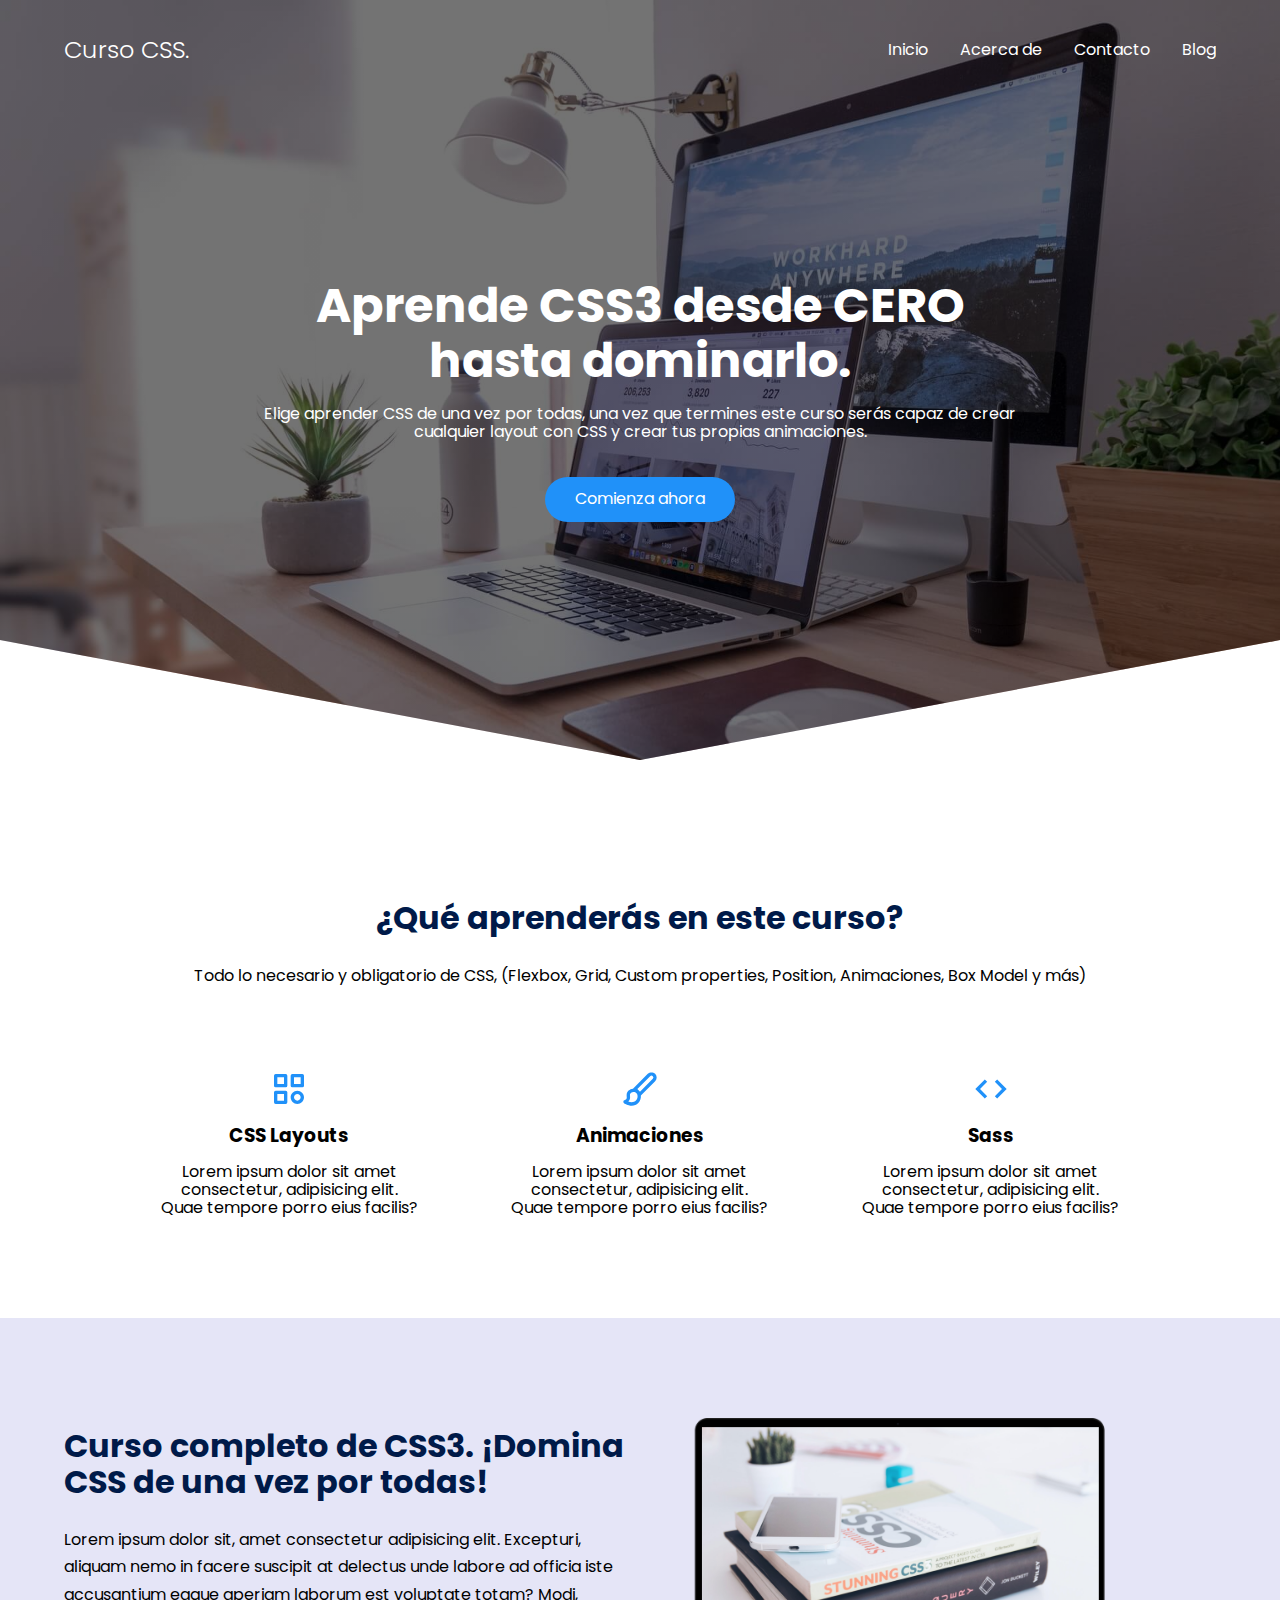
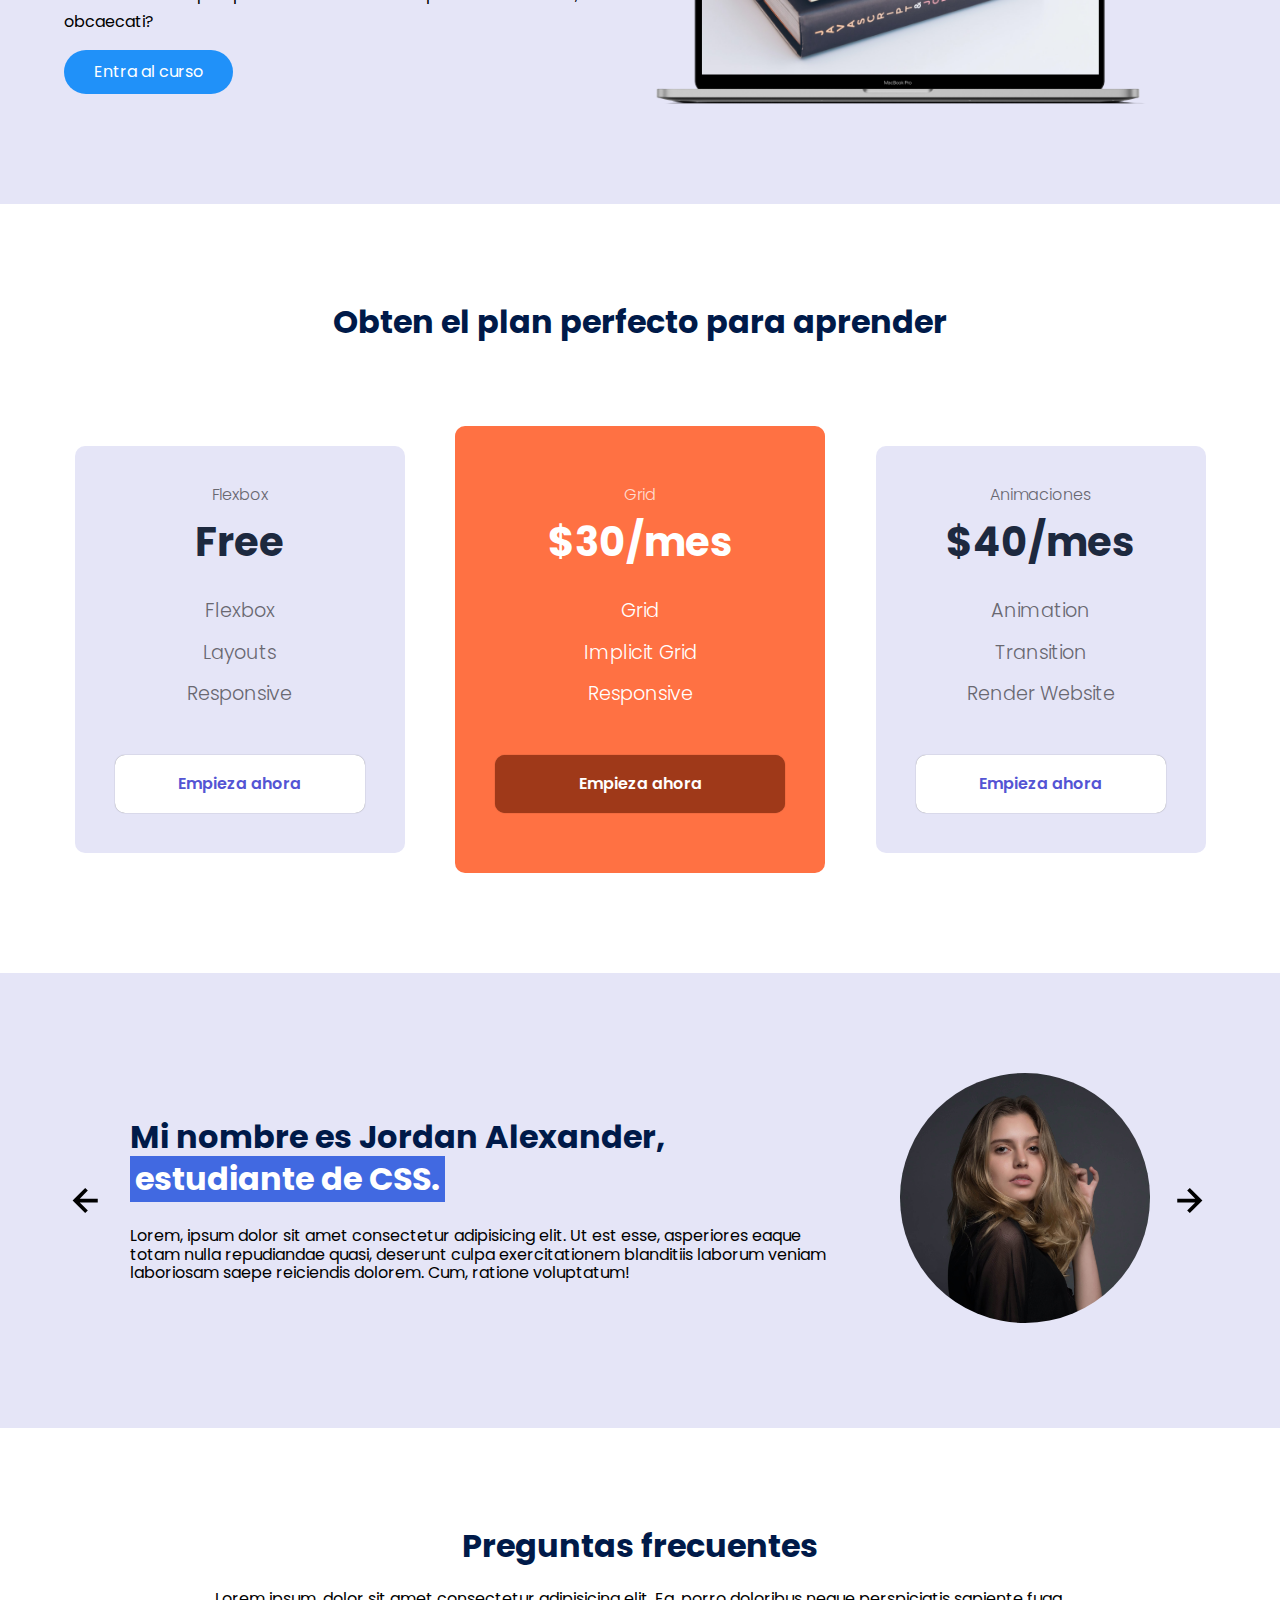
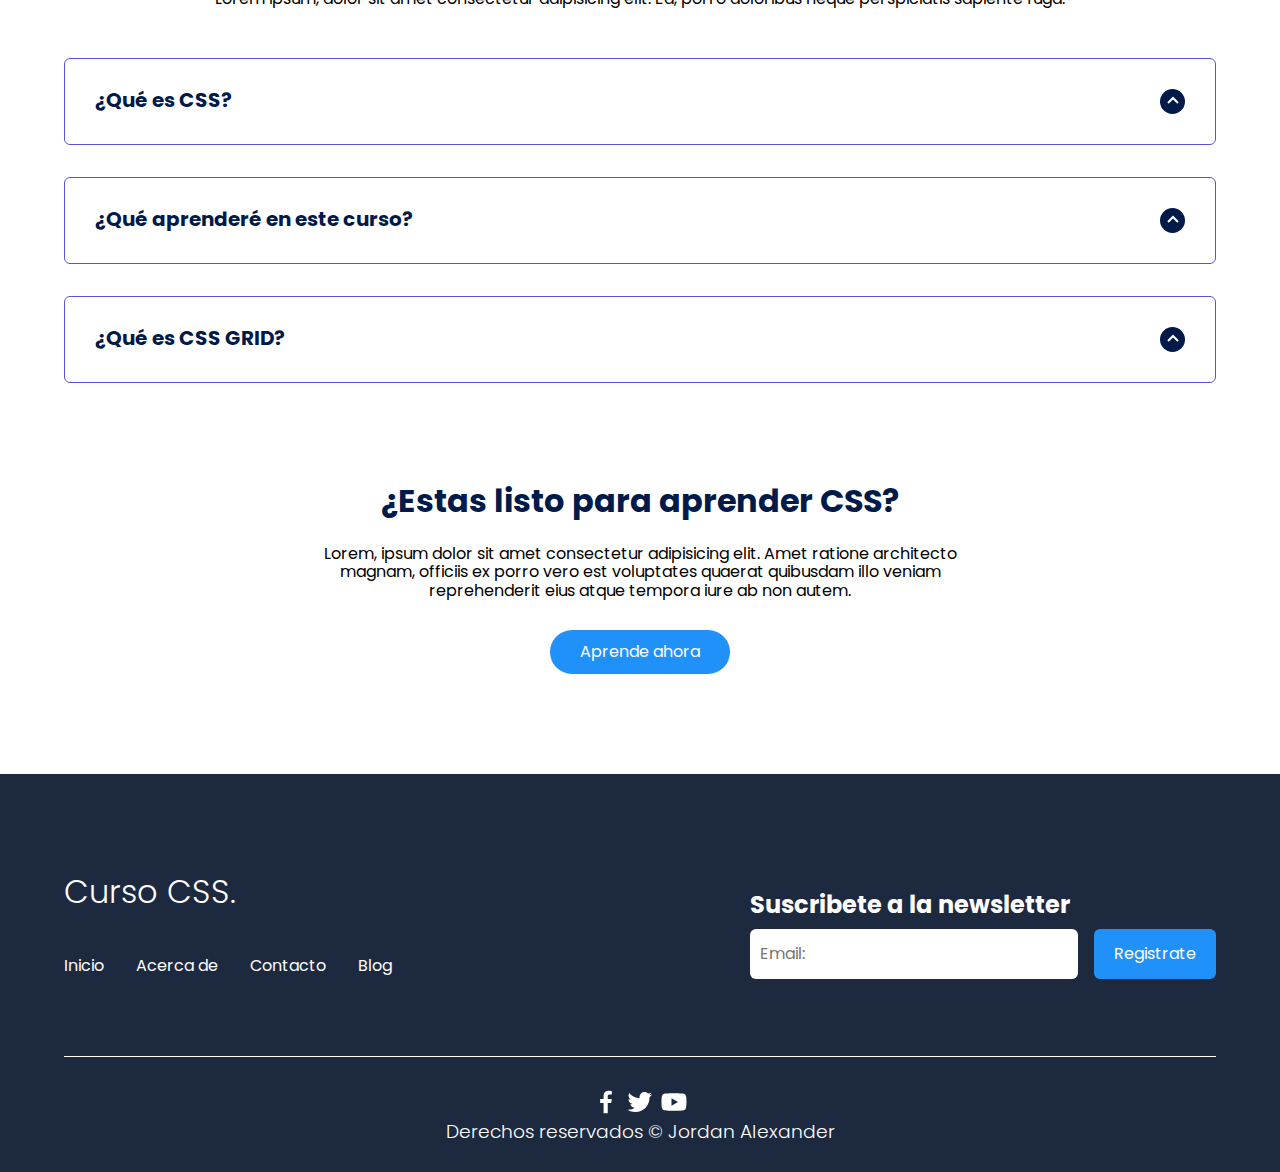
<file: index.html>
<!DOCTYPE html>
<html lang="es">

<head>
    <meta charset="UTF-8">
    <meta http-equiv="X-UA-Compatible" content="IE=edge">
    <meta name="viewport" content="width=device-width, initial-scale=1.0">
    <title>Curso CSS</title>
    <link rel="shortcut icon" href="./images/favicon.png" type="image/x-icon">
    <link rel="stylesheet" href="./css/normalize.css">
    <link rel="stylesheet" href="./css/estilos.css">

    <meta name="theme-color" content="#2091F9">

    <meta name="title" content="Aprende CSS desde cero">
    <meta name="description"
        content="Hola, soy una descripción que verás cuando busques algo de mi temática en Google.">


    <meta property="og:type" content="website">
    <meta property="og:url" content="https://aprendecss.com">
    <meta property="og:title" content="Aprende CSS desde cero">
    <meta property="og:description"
        content="Hola, soy una descripción que verás cuando busques algo de mi temática en Google.">
    <meta property="og:image" content="https://aprendecss.com/images/css.jpg">

    <meta property="twitter:card" content="summary_large_image">
    <meta property="twitter:url" content="https://aprendecss.com/">
    <meta property="twitter:title" content="Aprende CSS desde cero">
    <meta property="twitter:description"
        content="Hola, soy una descripción que verás cuando busques algo de mi temática en Google.">
    <meta property="twitter:image" content="https://aprendecss.com/images/css.jpg">
</head>

<body>

    <header class="hero">
        <nav class="nav container">
            <div class="nav__logo">
                <h2 class="nav__title">Curso CSS.</h2>
            </div>

            <ul class="nav__link nav__link--menu">
                <li class="nav__items">
                    <a href="#" class="nav__links">Inicio</a>
                </li>
                <li class="nav__items">
                    <a href="#" class="nav__links">Acerca de</a>
                </li>
                <li class="nav__items">
                    <a href="#" class="nav__links">Contacto</a>
                </li>
                <li class="nav__items">
                    <a href="#" class="nav__links">Blog</a>
                </li>

                <img src="./images/close.svg" class="nav__close">
            </ul>

            <div class="nav__menu">
                <img src="./images/menu.svg" class="nav__img">
            </div>
        </nav>

        <section class="hero__container container">
            <h1 class="hero__title">Aprende CSS3 desde CERO hasta dominarlo.</h1>
            <p class="hero__paragraph">Elige aprender CSS de una vez por todas, una vez que termines este curso serás
                capaz de crear cualquier layout con CSS y crear tus propias animaciones.</p>
            <a href="#" class="cta">Comienza ahora</a>
        </section>
    </header>

    <main>
        <section class="container about">
            <h2 class="subtitle">¿Qué aprenderás en este curso?</h2>
            <p class="about__paragraph">Todo lo necesario y obligatorio de CSS, (Flexbox, Grid, Custom properties,
                Position, Animaciones, Box Model y más)</p>

            <div class="about__main">
                <article class="about__icons">
                    <img src="./images/shapes.svg" class="about__icon">
                    <h3 class="about__title">CSS Layouts</h3>
                    <p class="about__paragrah">Lorem ipsum dolor sit amet consectetur, adipisicing elit. Quae tempore
                        porro eius facilis?</p>
                </article>

                <article class="about__icons">
                    <img src="./images/paint.svg" class="about__icon">
                    <h3 class="about__title">Animaciones</h3>
                    <p class="about__paragrah">Lorem ipsum dolor sit amet consectetur, adipisicing elit. Quae tempore
                        porro eius facilis?</p>
                </article>

                <article class="about__icons">
                    <img src="./images/code.svg" class="about__icon">
                    <h3 class="about__title">Sass</h3>
                    <p class="about__paragrah">Lorem ipsum dolor sit amet consectetur, adipisicing elit. Quae tempore
                        porro eius facilis?</p>
                </article>
            </div>
        </section>

        <section class="knowledge">
            <div class="knowledge__container container">
                <div class="knowledege__texts">
                    <h2 class="subtitle">Curso completo de CSS3. ¡Domina CSS de una vez por todas!</h2>
                    <p class="knowledge__paragraph">Lorem ipsum dolor sit, amet consectetur adipisicing elit. Excepturi,
                        aliquam nemo in facere suscipit at delectus unde labore ad officia iste accusantium eaque
                        aperiam laborum est voluptate totam? Modi, obcaecati?</p>
                    <a href="#" class="cta">Entra al curso</a>
                </div>

                <figure class="knowledge__picture">
                    <img src="./images/macbook.png" class="knowledge__img">
                </figure>
            </div>
        </section>

        <section class="price container">
            <h2 class="subtitle">Obten el plan perfecto para aprender</h2>

            <div class="price__table">
                <div class="price__element">
                    <p class="price__name">Flexbox</p>
                    <h3 class="price__price">Free</h3>

                    <div class="price__items">
                        <p class="price__features">Flexbox</p>
                        <p class="price__features">Layouts</p>
                        <p class="price__features">Responsive</p>
                    </div>

                    <a href="#" class="price__cta">Empieza ahora</a>
                </div>


                <div class="price__element price__element--best">
                    <p class="price__name">Grid</p>
                    <h3 class="price__price">$30/mes</h3>

                    <div class="price__items">
                        <p class="price__features">Grid</p>
                        <p class="price__features">Implicit Grid</p>
                        <p class="price__features">Responsive</p>
                    </div>

                    <a href="#" class="price__cta">Empieza ahora</a>
                </div>


                <div class="price__element">
                    <p class="price__name">Animaciones</p>
                    <h3 class="price__price">$40/mes</h3>

                    <div class="price__items">
                        <p class="price__features">Animation</p>
                        <p class="price__features">Transition</p>
                        <p class="price__features">Render Website</p>
                    </div>

                    <a href="#" class="price__cta">Empieza ahora</a>
                </div>


            </div>
        </section>

        <section class="testimony">
            <div class="testimony__container container">
                <img src="./images/leftarrow.svg" class="testimony__arrow" id="before">

                <section class="testimony__body testimony__body--show" data-id="1">
                    <div class="testimony__texts">
                        <h2 class="subtitle">Mi nombre es Jordan Alexander, <span class="testimony__course">estudiante
                                de CSS.</span></h2>
                        <p class="testimony__review">Lorem, ipsum dolor sit amet consectetur adipisicing elit. Ut est
                            esse, asperiores eaque totam nulla repudiandae quasi, deserunt culpa exercitationem
                            blanditiis laborum veniam laboriosam saepe reiciendis dolorem. Cum, ratione voluptatum!</p>
                    </div>

                    <figure class="testimony__picture">
                        <img src="./images/face.jpg" class="testimony__img">
                    </figure>
                </section>

                <section class="testimony__body" data-id="2">
                    <div class="testimony__texts">
                        <h2 class="subtitle">Mi nombre es Alejandra Perez, <span class="testimony__course">estudiante de
                                CSS.</span></h2>
                        <p class="testimony__review">Lorem, ipsum dolor sit amet consectetur adipisicing elit. Ut est
                            esse, asperiores eaque laborum veniam laboriosam saepe reiciendis dolorem. Cum, ratione
                            voluptatum!</p>
                    </div>

                    <figure class="testimony__picture">
                        <img src="./images/face2.jpg" class="testimony__img">
                    </figure>
                </section>

                <section class="testimony__body" data-id="3">
                    <div class="testimony__texts">
                        <h2 class="subtitle">Mi nombre es Karen Arteaga, <span class="testimony__course">estudiante de
                                CSS.</span></h2>
                        <p class="testimony__review">Lorem, ipsum dolor sit amet consectetur adipisicing elit. Ut est
                            esse, niam laboriosam saepe reiciendis dolorem. Cum, ratione voluptatum!</p>
                    </div>

                    <figure class="testimony__picture">
                        <img src="./images/face3.jpg" class="testimony__img">
                    </figure>
                </section>

                <section class="testimony__body" data-id="4">
                    <div class="testimony__texts">
                        <h2 class="subtitle">Mi nombre es Kevin Ramirez, <span class="testimony__course">estudiante de
                                CSS.</span></h2>
                        <p class="testimony__review">Lorem, ipsum dolor sit amet consectetur adipisicing elit. Ut est
                            esse, niam laboriosam saepe reiciendis dolorem. Cum, ratione voluptatum!</p>
                    </div>

                    <figure class="testimony__picture">
                        <img src="./images/face4.jpg" class="testimony__img">
                    </figure>
                </section>


                <img src="./images/rightarrow.svg" class="testimony__arrow" id="next">
            </div>
        </section>

        <section class="questions container">
            <h2 class="subtitle">Preguntas frecuentes</h2>
            <p class="questions__paragraph">Lorem ipsum, dolor sit amet consectetur adipisicing elit. Ea, porro
                doloribus neque perspiciatis sapiente fuga.</p>

            <section class="questions__container">
                <article class="questions__padding">
                    <div class="questions__answer">
                        <h3 class="questions__title">¿Qué es CSS?
                            <span class="questions__arrow">
                                <img src="./images/arrow.svg" class="questions__img">
                            </span>
                        </h3>

                        <p class="questions__show">Lorem ipsum, dolor sit amet consectetur adipisicing elit. Quos
                            facere, quidem eum id excepturi assumenda explicabo nam accusamus veritatis voluptates
                            eveniet adipisci, dicta nihil nemo modi possimus officiis quam atque? Lorem ipsum, dolor sit
                            amet consectetur adipisicing elit. Quos facere, quidem eum id excepturi assumenda explicabo
                            nam accusamus veritatis voluptates eveniet adipisci, dicta nihil nemo modi possimus officiis
                            quam atque?</p>
                    </div>
                </article>

                <article class="questions__padding">
                    <div class="questions__answer">
                        <h3 class="questions__title">¿Qué aprenderé en este curso?
                            <span class="questions__arrow">
                                <img src="./images/arrow.svg" class="questions__img">
                            </span>
                        </h3>

                        <p class="questions__show">Lorem ipsum, dolor sit amet consectetur adipisicing elit. Quos
                            facere, quidem eum id excepturi assumenda explicabo nam accusamus veritatis voluptates
                            eveniet adipisci, dicta nihil nemo modi possimus officiis quam atque? Lorem ipsum, dolor sit
                            amet consectetur adipisicing elit. Quos facere, quidem eum id excepturi assumenda explicabo
                            nam accusamus veritatis voluptates eveniet adipisci, dicta nihil nemo modi possimus officiis
                            quam atque?</p>
                    </div>
                </article>

                <article class="questions__padding">
                    <div class="questions__answer">
                        <h3 class="questions__title">¿Qué es CSS GRID?
                            <span class="questions__arrow">
                                <img src="./images/arrow.svg" class="questions__img">
                            </span>
                        </h3>

                        <p class="questions__show">Lorem ipsum, dolor sit amet consectetur adipisicing elit. Quos
                            facere, quidem eum id excepturi assumenda explicabo nam accusamus veritatis voluptates
                            eveniet adipisci, dicta nihil nemo modi possimus officiis quam atque? Lorem ipsum, dolor sit
                            amet consectetur adipisicing elit. Quos facere, quidem eum id excepturi assumenda explicabo
                            nam accusamus veritatis voluptates eveniet adipisci, dicta nihil nemo modi possimus officiis
                            quam atque?</p>
                    </div>
                </article>
            </section>

            <section class="questions__offer">
                <h2 class="subtitle">¿Estas listo para aprender CSS?</h2>
                <p class="questions__copy">Lorem, ipsum dolor sit amet consectetur adipisicing elit. Amet ratione
                    architecto magnam, officiis ex porro vero est voluptates quaerat quibusdam illo veniam reprehenderit
                    eius atque tempora iure ab non autem.</p>
                <a href="#" class="cta">Aprende ahora</a>
            </section>
        </section>
    </main>

    <footer class="footer">
        <section class="footer__container container">
            <nav class="nav nav--footer">
                <h2 class="footer__title">Curso CSS.</h2>

                <ul class="nav__link nav__link--footer">
                    <li class="nav__items">
                        <a href="#" class="nav__links">Inicio</a>
                    </li>
                    <li class="nav__items">
                        <a href="#" class="nav__links">Acerca de</a>
                    </li>
                    <li class="nav__items">
                        <a href="#" class="nav__links">Contacto</a>
                    </li>
                    <li class="nav__items">
                        <a href="#" class="nav__links">Blog</a>
                    </li>
                </ul>
            </nav>

            <form class="footer__form" action="https://formspree.io/f/mknkkrkj" method="POST">
                <h2 class="footer__newsletter">Suscribete a la newsletter</h2>
                <div class="footer__inputs">
                    <input type="email" placeholder="Email:" class="footer__input" name="_replyto">
                    <input type="submit" value="Registrate" class="footer__submit">
                </div>
            </form>
        </section>

        <section class="footer__copy container">
            <div class="footer__social">
                <a href="#" class="footer__icons"><img src="./images/facebook.svg" class="footer__img"></a>
                <a href="#" class="footer__icons"><img src="./images/twitter.svg" class="footer__img"></a>
                <a href="#" class="footer__icons"><img src="./images/youtube.svg" class="footer__img"></a>
            </div>

            <h3 class="footer__copyright">Derechos reservados &copy; Jordan Alexander</h3>
        </section>
    </footer>

    <script src="./js/slider.js"></script>
    <script src="./js/questions.js"></script>
    <script src="./js/menu.js"></script>
</body>

</html>
</file>
<file: css/estilos.css>
@import url('https://fonts.googleapis.com/css2?family=Poppins:wght@300;400;600;700&display=swap');

:root {
    --padding-container: 100px 0;
    --color-title: #001A49;
}

body {
    font-family: 'Poppins', sans-serif;
}

.container {
    width: 90%;
    max-width: 1200px;
    margin: 0 auto;
    overflow: hidden;
    padding: var(--padding-container);
}

.hero {
    width: 100%;
    height: 100vh;
    min-height: 600px;
    max-height: 800px;
    position: relative;
    display: grid;
    grid-template-rows: 100px 1fr;
    color: #fff;
}

.hero::before {
    content: "";
    position: absolute;
    top: 0;
    left: 0;
    width: 100%;
    height: 100%;
    background-image: linear-gradient(180deg, #0000008c 0%, #0000008c 100%), url('../images/computer.jpg');
    background-size: cover;
    clip-path: polygon(0 0, 100% 0, 100% 80%, 50% 95%, 0 80%);
    z-index: -1;
}


/* Nav */

.nav {
    --padding-container: 0;
    height: 100%;
    display: flex;
    align-items: center;
}

.nav__title {
    font-weight: 300;
}

.nav__link {
    margin-left: auto;
    padding: 0;
    display: grid;
    grid-auto-flow: column;
    grid-auto-columns: max-content;
    gap: 2em;
}

.nav__items {
    list-style: none;
}

.nav__links {
    color: #fff;
    text-decoration: none;
}

.nav__menu {
    margin-left: auto;
    cursor: pointer;
    display: none;
}

.nav__img {
    display: block;
    width: 30px;
}


.nav__close {
    display: var(--show, none);
}


/* Hero container */

.hero__container {
    max-width: 800px;
    --padding-container: 0;
    display: grid;
    grid-auto-rows: max-content;
    align-content: center;
    gap: 1em;
    padding-bottom: 100px;
    text-align: center;
}

.hero__title {
    font-size: 3rem;
}

.hero__paragraph {
    margin-bottom: 20px;
}

.cta {
    display: inline-block;
    background-color: #2091F9;
    justify-self: center;
    color: #fff;
    text-decoration: none;
    padding: 13px 30px;
    border-radius: 32px;
}

/* About */

.about {
    text-align: center;
}

.subtitle {
    color: var(--color-title);
    font-size: 2rem;
    margin-bottom: 25px;
}


.about__paragraph {
    line-height: 1.7;
}

.about__main {
    padding-top: 80px;
    display: grid;
    width: 90%;
    margin: 0 auto;
    gap: 1em;
    overflow: hidden;
    grid-template-columns: repeat(auto-fit, minmax(260px, auto));
}


.about__icons {
    display: grid;
    gap: 1em;
    justify-items: center;
    width: 260px;
    overflow: hidden;
    margin: 0 auto;
}

.about__icon {
    width: 40px;
}

/* Knowledge */

.knowledge {
    background-color: #e5e5f7;
    background-image: radial-gradient(#444cf7 0.5px, transparent 0.5px), radial-gradient(#444cf7 0.5px, #e5e5f7 0.5px);
    background-size: 20px 20px;
    background-position: 0 0, 10px 10px;
    overflow: hidden;
}

.knowledge__container{
    display: grid;
    grid-template-columns: 1fr 1fr;
    gap: 1em;
    align-items: center;
}

.knowledge__picture{
    max-width: 500px;
}

.knowledge__paragraph{
    line-height: 1.7;
    margin-bottom: 15px;
}

.knowledge__img{
    width: 100%;
    display: block;
}

/* price */

.price{
    text-align: center;
}

.price__table{
    padding-top: 60px;
    display: flex;
    flex-wrap: wrap;
    gap: 2.5em;
    justify-content: space-evenly;
    align-items: center;
}

.price__element{
    background-color: #e5e5f7;
    text-align: center;
    border-radius: 10px;
    width: 330px;
    padding: 40px;
    --color-plan: #696871;
    --color-price: #1D293F;
    --bg-cta: #fff;
    --color-cta: #5454D4;
    --color-items: #696871;
}

.price__element--best{
    width: 370px;
    padding: 60px 40px;
    background-color: #FF7143;
    --color-plan: rgb(255 255 255 / 75%);
    --color-price: #fff;
    --bg-cta: #9F3919;
    --color-cta: #FFF;
    --color-items: #fff;
}


.price__name{
    color: var(--color-plan);
    margin-bottom: 15px;
    font-weight: 300;
}

.price__price{
    font-size: 2.5rem;
    color: var(--color-price);
}

.price__items{
    margin-top: 35px;
    display: grid;
    gap: 1em;
    font-weight: 300;
    font-size: 1.2rem;
    margin-bottom: 50px;
    color: var(--color-items);
}

.price__cta{
    display: block;
    padding: 20px 0;
    border-radius: 10px;
    text-decoration: none;
    background-color: var(--bg-cta);
    font-weight: 600;
    color: var(--color-cta);
    box-shadow: 0 0 1px rgba(0, 0, 0, .5);
}

/* Testimony */

.testimony{
    background-color: #e5e5f7;
}

.testimony__container{
    display: grid;
    grid-template-columns: 50px 1fr 50px;
    gap: 1em;
    align-items: center;
}

.testimony__body{
    display: grid;
    grid-template-columns: 1fr max-content;
    justify-content: space-between;
    align-items: center;
    gap: 2em;
    grid-column: 2/3;
    grid-row: 1/2;
    opacity: 0;
    pointer-events: none;
}


.testimony__body--show{
    pointer-events: unset;
    opacity: 1;
    transition: opacity 1.5s ease-in-out;
}

.testimony__img{
    width: 250px;
    height: 250px;
    border-radius: 50%;
    object-fit: cover;
    object-position: 50% 30%;
}

.testimony__texts{
    max-width: 700px;
}

.testimony__course{
    background-color: royalblue;
    color: #fff;
    display: inline-block;
    padding: 5px;
}

.testimony__arrow{
    width: 90%;
    cursor: pointer;
}

/* Questions */

.questions{
    text-align: center;
}

.questions__container{
    display: grid;
    gap: 2em;
    padding-top: 50px;
    padding-bottom: 100px;
}

.questions__padding{
    padding: 0;
    transition: padding .3s;
    border: 1px solid #5454D4;
    border-radius: 6px;
}

.questions__padding--add{
    padding-bottom: 30px;
}

.questions__answer{
    padding: 0 30px 0;
    overflow: hidden;
}

.questions__title{
    text-align: left;
    display: flex;
    font-size: 20px;
    padding: 30px 0 30px;
    cursor: pointer;
    color: var(--color-title);
    justify-content: space-between;
}

.questions__arrow{
    border-radius: 50%;
    background-color: var(--color-title);
    width: 25px;
    height: 25px;
    display: flex;
    justify-content: center;
    align-items: center;
    align-self: flex-end;
    margin-left: 10px;
    transition:  transform .3s;
}

.questions__arrow--rotate{
    transform: rotate(180deg);
}

.questions__show{
    text-align: left;
    height: 0;
    transition: height .3s;
}

.questions__img{
    display: block;
}

.questions__copy{
    width: 60%;
    margin: 0 auto;
    margin-bottom: 30px;
}

/* Footer */

.footer{
    background-color: #1D293F;
}

.footer__title{
    font-weight: 300;
    font-size: 2rem;
    margin-bottom: 30px;
}

.footer__title, .footer__newsletter{
    color: #fff;
}


.footer__container{
    display: flex;
    justify-content: space-between;
    align-items: center;
    border-bottom: 1px solid #fff;
    padding-bottom: 60px;
}

.nav--footer{
    padding-bottom: 20px;
    display: grid;
    gap: 1em;
    grid-auto-flow: row;
    height: 100%;
}

.nav__link--footer{
    display: flex;
    margin: 0;
    margin-right: 20px;
    flex-wrap: wrap;
}

.footer__inputs{
    margin-top: 10px;
    display: flex;
    overflow: hidden;
}

.footer__input{
    background-color: #fff;
    height: 50px;
    display: block;
    padding-left: 10px;
    border-radius: 6px;
    font-size: 1rem;
    outline: none;
    border: none;
    margin-right: 16px;
}

.footer__submit{
    margin-left: auto;
    display: inline-block;
    height: 50px;
    padding: 0 20px ;
    background-color: #2091F9;
    border: none;
    font-size: 1rem;
    color: #fff;
    border-radius: 6px;
    cursor: pointer;
}

.footer__copy{
    --padding-container: 30px 0;
    text-align: center;
    color: #fff;
}

.footer__copyright{
    font-weight: 300;
}

.footer__icons{
    margin-bottom: 10px;
}

.footer__img{
    width: 30px;
}

/* Media queries */

@media (max-width:800px){
    .nav__menu{
        display: block;
    }

    .nav__link--menu{
        position: fixed;
        background-color: #000;
        top: 0;
        left: 0;
        height: 100%;
        width: 100%;
        display: flex;
        flex-direction: column;
        justify-content: space-evenly;
        align-items: center;
        z-index: 100;
        opacity: 0;
        pointer-events: none;
        transition: .7s opacity;
    }

    .nav__link--show{
        --show: block;
        opacity:1 ;
        pointer-events: unset;
    }

    .nav__close{
        position: absolute;
        top: 30px;
        right: 30px;
        width: 30px;
        cursor: pointer;
    }

    .hero__title{
        font-size: 2.5rem;
    }


    .about__main{
        gap: 2em;
    }

    .about__icons:last-of-type{
        grid-column: 1/-1;
    }


    .knowledge__container{
        grid-template-columns: 1fr;
        grid-template-rows: max-content 1fr;
        gap: 3em;
        text-align: center;
    }

    .knowledge__picture{
        grid-row: 1/2;
        justify-self: center;
    }

    .testimony__container{
        grid-template-columns: 30px 1fr 30px;
    }

    .testimony__body{
        grid-template-columns: 1fr;
        grid-template-rows: max-content max-content;
        gap: 3em;
        justify-items:center ;
    }


    .testimony__img{
        width: 200px;
        height: 200px;
        
    }

    .questions__copy{
        width: 100%;
    }

    .footer__container{
        flex-wrap: wrap;
    }

    .nav--footer{
        width: 100%;
        justify-items: center;
    }

    .nav__link--footer{
        width: 100%;
        justify-content: space-evenly;
        margin: 0;
    }

    .footer__form{
        width: 100%;
        justify-content: space-evenly;
    }

    .footer__input{
        flex: 1;
    }

}

@media (max-width:600px){
    .hero__title{
        font-size: 2rem;
    }

    .hero__paragraph{
        font-size: 1rem;
    }

    .subtitle{
        font-size: 1.8rem;
    }

    .price__element{
        width: 90%;
    }

    .price__element--best{
        width: 90%;
        /* padding: 40px; */
    }

    .price__price{
        font-size: 2rem;
    }

    .testimony{
        --padding-container: 60px 0;
    }

    .testimony__container{
        grid-template-columns: 28px 1fr 28px;
        gap: .9em;
    }

    .testimony__arrow{
        width: 100%;
    }

    .testimony__course{
        margin-top: 15px;
    }

    .questions__title{
        font-size: 1rem;
    }

    .footer__title{
        justify-self: start;
        margin-bottom: 15px;
    }

    .nav--footer{
        padding-bottom: 60px;
    }

    .nav__link--footer{
        justify-content: space-between;
    }

    .footer__inputs{
        flex-wrap: wrap;
    }

    .footer__input{
        flex-basis: 100%;
        margin: 0;
        margin-bottom: 16px;
    }

    .footer__submit{
        margin-right: auto;
        margin-left: 0;
        

        /* 
        margin:0;
        width: 100%;
        */
    }
}
</file>
